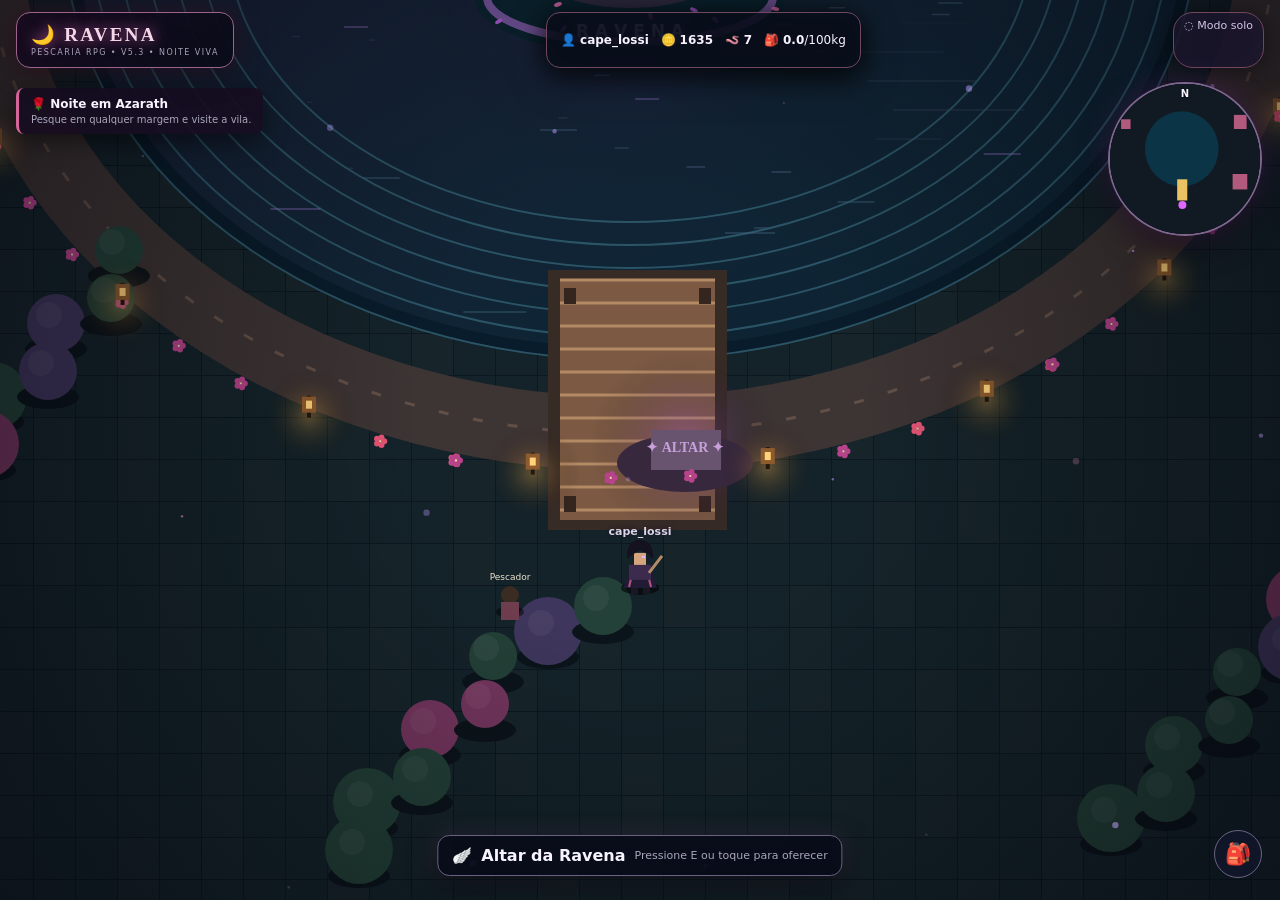
<file: index.html>
<!doctype html><html lang="pt-BR"><head><meta charset="utf-8"><meta name="viewport" content="width=device-width,initial-scale=1,maximum-scale=1,user-scalable=no,viewport-fit=cover"><meta name="theme-color" content="#080b18"><title>Ravena • Pescaria RPG</title><link rel="stylesheet" href="css/game.css"></head>
<body><main id="gameWrap"><canvas id="game" aria-label="Ravena Pescaria RPG"></canvas>
<header class="hud"><div class="brand"><b>🌙 RAVENA</b><small>PESCARIA RPG • V5.3 • NOITE VIVA</small></div><div class="stats"><span>👤 <b id="playerName">cape_lossi</b></span><span>🪙 <b id="coins">1635</b></span><span>🪱 <b id="bait">7</b></span><span>🎒 <b id="bag">0.0</b>/100kg</span></div><div id="onlineStatus" class="online-status" title="Multiplayer opcional">◌ Modo solo</div></header>
<div id="quest" class="quest"><b>🌹 Noite em Azarath</b><span>Pesque em qualquer margem e visite a vila.</span></div>
<div id="hint" class="hint hidden">🎣 <b>Píer</b><span>Pressione E para pescar</span></div>
<div id="toast" class="toast"></div>
<div class="mobile-controls"><div id="joy" class="joystick"><div class="joy-ring"></div><div id="stick" class="stick"></div></div><button id="action" class="action">E<small>INTERAGIR</small></button></div>
<div class="minimap"><canvas id="mini" width="150" height="150"></canvas><b>N</b></div><button id="bagBtn" class="bag-btn">🎒</button>
<div id="panel" class="panel"><div class="panel-card"><button id="closePanel" class="close">×</button><div id="panelBody"></div></div></div>
<div id="fishingOverlay" class="fishing-overlay" hidden><div class="fishing-card"><div class="fishing-eyebrow">RAVENA • PESCARIA</div><h2 id="fishingTitle">Lançando a linha...</h2><div class="fishing-water"><div id="fishingFloat" class="fishing-float">🎣</div><div class="fishing-ripple"></div></div><p id="fishingInfo">Aguarde a fisgada.</p><div class="fishing-track"><div id="fishingTarget" class="fishing-target"></div><div id="fishingNeedle" class="fishing-needle"></div></div><div class="fishing-progress"><div id="fishingProgressFill"></div></div><button id="fishingAction" class="btn fishing-action" type="button" disabled>AGUARDAR...</button><small>Toque e segure para puxar. Solte para aliviar a linha.</small></div></div><div id="roseTransition" class="rose-transition"><div class="rose">🌹</div><b>RAVENA</b><span id="roseText">Entrando...</span></div>
</main><script src="js/online-config.js"></script><script src="js/multiplayer.js"></script><script src="js/fishing-v5.js"></script><script src="js/game.js"></script></body></html>
</file>
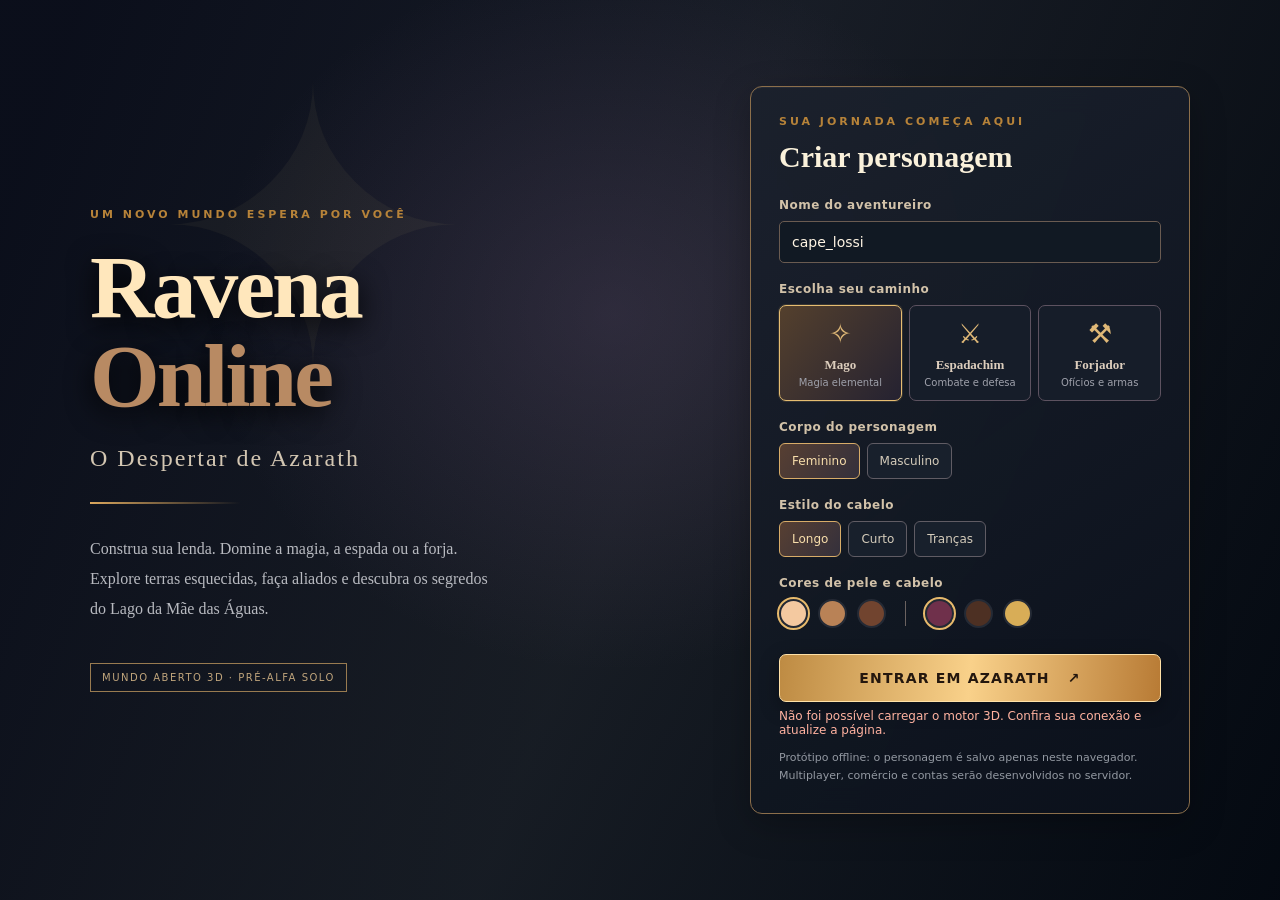
<file: ravena-online/index.html>
<!DOCTYPE html>
<html lang="pt-BR">
<head>
  <meta charset="UTF-8" />
  <meta name="viewport" content="width=device-width, initial-scale=1, viewport-fit=cover" />
  <meta name="theme-color" content="#0e141e" />
  <title>Ravena Online — Protótipo de Mundo Aberto</title>
  <link rel="stylesheet" href="style.css" />
</head>
<body>
  <canvas id="world" aria-label="Mundo 3D de Ravena Online"></canvas>
  <div id="vignette" aria-hidden="true"></div>
  <div id="hud" class="hidden">
    <header class="topbar">
      <div class="brand"><span class="brand-rune">✦</span> RAVENA <span class="brand-weak">ONLINE</span></div>
      <div class="server"><span class="green-dot"></span> PRÉ-ALFA · MODO SOLO</div>
      <div class="zone" id="zone">Capital de Azarath</div>
      <div id="ravena-blessing-hud" class="ravena-buff-hud hidden" aria-label="Bênção ativa"></div>
      <div class="status-graphics" id="graphics-fps" aria-label="Desempenho">FPS —</div>
    </header>
    <aside class="quests glass">
      <div class="panel-title" id="quest-chapter">✧ O DESPERTAR</div>
      <div class="quest-title" id="quest-title">O primeiro passo</div>
      <div class="quest-description" id="quest-description">Clique no chão para explorar a cidade.</div>
      <div class="divider"></div>
      <div class="legend"><span>●</span> Fale com os NPCs usando <kbd>E</kbd></div>
      <div class="legend"><span>●</span> Visite a cidade vizinha Vila das Marés</div>
      <div class="legend"><span>●</span> Revele o mistério do farol e da forja</div>
    </aside>
    <aside class="minimap glass">
      <div class="map-title">AZARATH <button id="mini-map-open" type="button" aria-label="Abrir mapa completo" title="Abrir mapa completo">⤢</button></div>
      <div class="map-field">
        <span class="map-mark map-town" title="Capital">♜</span>
        <span class="map-mark map-forest" title="Floresta">♣</span>
        <span class="map-mark map-lake" title="Vila das Marés">⚓</span>
        <span class="map-mark map-forge" title="Forja">⚒</span>
        <div id="map-player" title="Você">◆</div>
      </div>
      <div class="map-hint">Capital ↔ Vila das Marés • via estrada</div>
    </aside>
    <div class="combat-target glass hidden" id="combat-target" aria-live="polite">
      <strong id="target-name">Inimigo</strong>
      <div class="target-bar"><div id="target-fill" class="target-fill"></div></div>
      <span id="target-hp">0 / 0</span>
    </div>
    <button class="interaction glass hidden" id="interaction" type="button" aria-label="Conversar com personagem próximo">Conversar com NPC <kbd>E</kbd></button>
    <div class="toast hidden" id="toast" role="status"></div>
    <section class="stats glass">
      <div class="portrait">✦</div>
      <div class="stat-lines"><div class="player-line"><strong id="player-name">Aventureiro</strong><span id="player-class">Mago · Nível 1</span></div>
        <div class="stat-bar health"><div id="hp-fill"></div><span>VIDA <b id="hp-text">100 / 100</b></span></div>
        <div class="stat-bar mana"><div id="mp-fill"></div><span>ENERGIA <b id="mp-text">100 / 100</b></span></div>
        <div class="stat-bar exp"><div id="xp-fill"></div><span>EXP <b id="xp-text">0 / 100</b></span></div>
      </div>
    </section>
    <nav class="hotbar glass" aria-label="Ações do jogador">
      <button class="skill" data-action="attack" title="Atacar golem de treino (1)"><span>⚔</span><small>1</small></button>
      <button class="skill" data-action="heal" title="Habilidade especial (2)"><span>✦</span><small>2</small></button>
      <button class="skill" data-action="inventory" title="Abrir mochila (3)"><span>▣</span><small>3</small></button>
      <button class="skill" data-action="forge" title="Minerar ou forjar perto da oficina (4)"><span>⚒</span><small>4</small></button>
      <button class="skill" data-action="fish" title="Pescar perto do píer (5)"><span>🎣</span><small>5</small></button>
    </nav>
    <div class="actions glass"><button id="button-map" title="Mapa do mundo (M)" aria-label="Abrir mapa do mundo">◇ <span>Mapa</span></button><button id="button-settings" title="Gráficos e qualidade" aria-label="Configurações gráficas">⚙ <span>Gráficos</span></button><button id="button-journal" title="Diário de aventuras">▤ <span>Crônicas</span></button><button id="button-inventory" title="Mochila">▣ <span>Mochila</span></button><button id="button-profile" title="Ficha do personagem">☷ <span>Personagem</span></button><button id="button-help" title="Controles">? <span>Controles</span></button></div>
    <section id="ravena-altar-panel" class="ravena-panel glass hidden" role="dialog" aria-label="Altar da Ravena" aria-modal="false">
      <header class="ravena-panel-header">
        <div><small>TEMPLO DO CREPÚSCULO</small><h2>🔮 Altar da Ravena</h2></div>
        <button type="button" id="ravena-altar-close" aria-label="Fechar altar">×</button>
      </header>
      <p class="ravena-intro">Ofereça um peixe da sua mochila. A Ravena concede uma bênção por 10 minutos. Apenas uma pode estar ativa: a próxima substitui a anterior.</p>
      <div class="ravena-current" id="ravena-current">Nenhuma bênção ativa.</div>
      <div class="ravena-buffs" role="group" aria-label="Escolha uma bênção">
        <button type="button" data-ravena-blessing="sorte" class="ravena-buff-option selected"><span>🐟</span><b>Sorte das Profundezas</b><small>+3,5 pp de chance na pesca</small></button>
        <button type="button" data-ravena-blessing="sabedoria" class="ravena-buff-option"><span>✨</span><b>Sabedoria Sombria</b><small>+20% de XP por captura</small></button>
        <button type="button" data-ravena-blessing="fortuna" class="ravena-buff-option"><span>🪙</span><b>Fortuna da Ravena</b><small>+15% de moedas nas vendas</small></button>
        <button type="button" data-ravena-blessing="aguas" class="ravena-buff-option"><span>🌊</span><b>Favor das Águas</b><small>+1 isca a cada 10 capturas</small></button>
      </div>
      <label for="ravena-fish-select">Peixe para a oferenda</label>
      <select id="ravena-fish-select" aria-label="Peixe para oferecer à Ravena"></select>
      <p class="ravena-warning">A oferenda consome permanentemente 1 peixe. XP anterior não é removido.</p>
      <div class="ravena-confirmation hidden" id="ravena-confirmation" role="status">
        <p id="ravena-confirmation-text"></p>
        <div class="ravena-dialog-actions">
          <button type="button" id="ravena-confirm-no">Cancelar</button>
          <button type="button" id="ravena-confirm-yes">Confirmar oferenda</button>
        </div>
      </div>
      <button type="button" id="ravena-offer" class="ravena-primary">Oferecer peixe à Ravena</button>
    </section>

    <section id="ravena-fish-market-panel" class="ravena-panel glass hidden" role="dialog" aria-label="Mercado de peixes da Vila das Marés" aria-modal="false">
      <header class="ravena-panel-header">
        <div><small>VILA DAS MARÉS</small><h2>⚓ Mercado do Sal</h2></div>
        <button type="button" id="ravena-market-close" aria-label="Fechar mercado">×</button>
      </header>
      <p class="ravena-intro">Venda seus peixes ao mercador local. Com a bênção Fortuna da Ravena, os preços aumentam 15%. Comércio demonstrativo, apenas neste navegador.</p>
      <p id="ravena-coin-balance" class="ravena-current">🪙 0 moedas</p>
      <div id="ravena-market-items" class="ravena-market-items"></div>
    </section>
    <section id="world-map-panel" class="world-map-panel glass hidden" role="dialog" aria-label="Mapa do Reino de Azarath" aria-modal="false">
      <div class="world-map-header">
        <div><div class="map-kicker">ATLAS · FASE 1</div><h2>Reino de Azarath</h2>
          <p>As estradas ligam as cidades. A pescaria pertence à Vila das Marés.</p></div>
        <button id="world-map-close" type="button" aria-label="Fechar mapa">×</button>
      </div>
      <div class="world-map-body">
        <div class="atlas-canvas-wrap">
          <div id="atlas-svg-host" class="atlas-svg-host" aria-label="Mapa geográfico do reino"></div>
          <div class="atlas-legend">◆ Você &nbsp; • &nbsp; <span class="atlas-safe-dot">●</span> Cidade segura &nbsp; • &nbsp; ✦ Exploração</div>
        </div>
        <div class="atlas-sidebar">
          <div class="atlas-sidebar-label" id="atlas-region-label">SELECIONE UM LOCAL</div>
          <h3 id="atlas-place-name">Capital de Azarath</h3>
          <p id="atlas-place-description">Explore o mundo pelas estradas, sem teleporte.</p>
          <div id="atlas-place-status" class="atlas-place-status">Mapa de planejamento</div>
          <button id="atlas-navigate" type="button" disabled>Traçar caminho a pé</button>
          <div class="atlas-sidebar-divider"></div>
          <p class="atlas-sidebar-label">PONTOS DE INTERESSE</p>
          <div id="atlas-place-list" class="atlas-place-list"></div>
          <p class="atlas-footnote">O atlas representa o greybox atual. Os locais planejados são apenas referências; algumas rotas podem estar bloqueadas por obstáculos provisórios.</p>
        </div>
      </div>
    </section>
    <section id="settings-panel" class="settings-panel glass hidden" aria-label="Gráficos e desempenho">
      <div class="settings-header"><h2>⚙ Gráficos e desempenho</h2><button id="settings-close" aria-label="Fechar configurações">×</button></div>
      <p>Escolha a qualidade para seu dispositivo. A opção Leve prioriza a fluidez; Ultra usa efeitos de luz adicionais.</p>
      <div class="settings-presets" role="group" aria-label="Qualidade gráfica">
        <button data-quality="leve" type="button">Leve</button>
        <button data-quality="equilibrado" type="button">Alta</button>
        <button data-quality="ultra" type="button">Ultra</button>
      </div>
      <p class="settings-note" id="graphics-description">O desempenho depende do dispositivo e do navegador.</p>
      <p class="settings-note">Ciclo visual de dia, entardecer e noite. Sem influência nos itens ou no combate.</p>
    </section>
    <section id="chronicle-panel" class="chronicle-panel glass hidden" aria-label="Diário de aventuras">
      <div class="chronicle-header"><div><span class="chronicle-eyebrow">REGISTRO DO REINO</span><h2>Crônicas de Azarath</h2></div><button id="chronicle-close" aria-label="Fechar crônicas">×</button></div>
      <div id="chronicle-content"></div>
    </section>
    <section id="inventory-panel" class="inventory-panel glass hidden" aria-label="Mochila de aventureiro">
      <div class="inventory-header"><h2>✦ Mochila do aventureiro</h2><button id="inventory-close" aria-label="Fechar mochila">×</button></div>
      <p class="inventory-subtitle">Recursos coletados permanecem neste navegador.</p>
      <div id="inventory-items" class="inventory-items"></div>
      <div class="craft-tip">⚒ Colete minério na montanha e forje na oficina. 🎣 Pesque no píer do lago.</div>
    </section>
    <div class="mobile-hint">Toque no chão para caminhar • Toque em Conversar para falar</div>
  </div>
  <div class="overlay" id="creation">
    <div class="creation-backdrop"></div>
    <div class="creation-shell">
      <div class="creation-intro"><div class="eyebrow">UM NOVO MUNDO ESPERA POR VOCÊ</div><h1>Ravena <i>Online</i></h1><p>O Despertar de Azarath</p><div class="intro-rule"></div><p class="story">Construa sua lenda. Domine a magia, a espada ou a forja. Explore terras esquecidas, faça aliados e descubra os segredos do Lago da Mãe das Águas.</p><div class="feature-pill">MUNDO ABERTO 3D · PRÉ-ALFA SOLO</div></div>
      <div class="creation-panel glass">
        <div class="eyebrow">SUA JORNADA COMEÇA AQUI</div><h2>Criar personagem</h2>
        <label for="name">Nome do aventureiro</label><input id="name" maxlength="16" placeholder="Seu nome (3 a 16 letras)" autocomplete="off" value="cape_lossi" />
        <label>Escolha seu caminho</label>
        <div class="classes">
          <button class="class selected" data-class="mago"><span>✧</span><b>Mago</b><small>Magia elemental</small></button>
          <button class="class" data-class="espadachim"><span>⚔</span><b>Espadachim</b><small>Combate e defesa</small></button>
          <button class="class" data-class="forjador"><span>⚒</span><b>Forjador</b><small>Ofícios e armas</small></button>
        </div>
        <label>Corpo do personagem</label>
        <div class="character-options" id="body-options" role="group" aria-label="Tipo de corpo">
          <button type="button" class="appearance-option selected" data-body="feminino">Feminino</button>
          <button type="button" class="appearance-option" data-body="masculino">Masculino</button>
        </div>
        <label>Estilo do cabelo</label>
        <div class="character-options" id="hair-style-options" role="group" aria-label="Estilo do cabelo">
          <button type="button" class="appearance-option selected" data-style="longo">Longo</button>
          <button type="button" class="appearance-option" data-style="curto">Curto</button>
          <button type="button" class="appearance-option" data-style="trancas">Tranças</button>
        </div>
        <label>Cores de pele e cabelo</label><div class="appearance"><button class="tone selected" data-tone="0" aria-label="Tom de pele 1" style="--swatch:#f4c9a0"></button><button class="tone" data-tone="1" aria-label="Tom de pele 2" style="--swatch:#b98256"></button><button class="tone" data-tone="2" aria-label="Tom de pele 3" style="--swatch:#71442f"></button><div class="app-sep"></div><button class="hair selected" data-hair="0" aria-label="Cabelo vinho" style="--swatch:#6f304b"></button><button class="hair" data-hair="1" aria-label="Cabelo castanho" style="--swatch:#4d3023"></button><button class="hair" data-hair="2" aria-label="Cabelo loiro" style="--swatch:#d8ad57"></button></div>
        <button id="start" class="start">ENTRAR EM AZARATH <span>↗</span></button><div id="create-error" aria-live="polite"></div>
        <p class="legal">Protótipo offline: o personagem é salvo apenas neste navegador. Multiplayer, comércio e contas serão desenvolvidos no servidor.</p>
      </div>
    </div>
  </div>
  <div id="dialogue" class="dialogue glass hidden"><strong id="npc-name"></strong><p id="npc-text"></p><button id="dialogue-close">Continuar ↗</button></div>
  <script src="https://cdn.babylonjs.com/babylon.js"></script>
  <script src="legacy-ravena-rules.js"></script>
  <script src="legacy-ravena-world.js"></script>
  <script src="legacy-ravena-ui.js"></script>
  <script src="world-data.js"></script>
  <script src="world-layout.js"></script>
  <script src="capital-layout.js"></script>
  <script src="capital-scene.js"></script>
  <script src="village-layout.js"></script>
  <script src="village-scene.js"></script>
  <script src="ui-world-map.js"></script>
  <script src="combat-rules.js"></script>
  <script src="enemies.js"></script>
  <script src="graphics.js"></script>
  <script src="navigation.js"></script>
  <script src="ui-chronicles.js"></script>
  <script src="game.js"></script>
</body>
</html>
</file>
<file: css/game.css>
*{box-sizing:border-box}html,body{margin:0;width:100%;height:100%;overflow:hidden;background:#050713;color:#f7f4ff;font-family:Inter,system-ui,-apple-system,Segoe UI,sans-serif;touch-action:none}#gameWrap{position:fixed;inset:0;overflow:hidden}canvas{width:100%;height:100%;display:block;image-rendering:pixelated;background:#091122}.hud{position:fixed;z-index:10;left:16px;right:16px;top:max(12px,env(safe-area-inset-top));display:flex;justify-content:space-between;gap:12px;pointer-events:none}.brand,.stats{background:#090d1bd9;border:1px solid #45405f;border-radius:14px;box-shadow:0 8px 28px #0008;backdrop-filter:blur(10px)}.brand{padding:10px 14px;display:flex;flex-direction:column;letter-spacing:.1em}.brand b{font-size:14px}.brand small{font-size:8px;color:#a6a3b9;margin-top:2px;letter-spacing:.18em}.stats{display:flex;gap:12px;align-items:center;padding:10px 14px;font-size:12px}.stats span{white-space:nowrap}.quest{position:fixed;z-index:9;left:16px;top:88px;background:#0b1020d9;border-left:3px solid #9b476c;border-radius:8px;padding:9px 12px;display:flex;flex-direction:column;box-shadow:0 8px 24px #0007;pointer-events:none}.quest b{font-size:12px}.quest span{font-size:10px;color:#aaa7bc;margin-top:3px}.hint{position:fixed;z-index:12;left:50%;bottom:24px;transform:translateX(-50%);display:flex;align-items:center;gap:9px;background:#080c19ee;border:1px solid #69617f;border-radius:12px;padding:10px 14px;box-shadow:0 10px 30px #000}.hint span{color:#aaa7bb;font-size:11px}.hidden{opacity:0;pointer-events:none}.toast{position:fixed;z-index:30;left:50%;top:18%;transform:translate(-50%,-10px);opacity:0;background:#0c1121f2;border:1px solid #5a5372;border-radius:13px;padding:12px 16px;max-width:min(90vw,420px);text-align:center;transition:.2s;box-shadow:0 14px 40px #000b}.toast.show{opacity:1;transform:translate(-50%,0)}.mobile-controls{display:none}.bag-btn{position:fixed;z-index:12;right:18px;bottom:22px;width:48px;height:48px;border-radius:50%;border:1px solid #6c6384;background:#11162ae8;color:#fff;font-size:21px;cursor:pointer}.panel{position:fixed;z-index:50;inset:0;background:#03050dcc;display:none;place-items:center;padding:18px;backdrop-filter:blur(4px);touch-action:auto}.panel.show{display:grid}.panel-card{width:min(760px,100%);max-height:min(82vh,720px);overflow:auto;background:linear-gradient(145deg,#12172a,#090d1a);border:1px solid #49445f;border-radius:20px;padding:22px;box-shadow:0 30px 80px #000;position:relative}.close{position:absolute;right:14px;top:12px;border:0;background:transparent;color:#bbb6ca;font-size:28px;cursor:pointer}.panel h2{margin:4px 0 6px;font-size:27px}.panel .eyebrow{color:#d0789f;text-transform:uppercase;letter-spacing:.18em;font-size:9px;font-weight:800}.panel p{color:#aaa8ba}.cards{display:grid;grid-template-columns:repeat(2,minmax(0,1fr));gap:10px}.card{background:#0c1120;border:1px solid #30364c;border-radius:13px;padding:13px}.card h3{margin:3px 0 4px}.card small{color:#9b98aa}.row{display:flex;justify-content:space-between;align-items:center;gap:8px;margin-top:10px}.price{color:#f2c66c;font-weight:800}.btn{border:1px solid #5d5475;background:#292342;color:white;border-radius:9px;padding:8px 11px;cursor:pointer}.rose-transition{position:fixed;z-index:80;inset:0;background:#050713f4;display:flex;flex-direction:column;align-items:center;justify-content:center;opacity:0;pointer-events:none;transition:.18s}.rose-transition.show{opacity:1;pointer-events:auto}.rose-transition .rose{font-size:72px;animation:spin .8s linear infinite}.rose-transition b{letter-spacing:.24em;margin-top:8px}.rose-transition span{color:#a8a3b6;font-size:11px;margin-top:5px}@keyframes spin{to{transform:rotate(360deg)}}
@media(max-width:720px){.hud{left:10px;right:10px}.brand{padding:8px 10px}.brand small{display:none}.stats{gap:8px;padding:8px 10px}.stats span{font-size:10px}.quest{top:66px;left:10px}.mobile-controls{display:block}.joystick{position:fixed;z-index:15;left:24px;bottom:max(24px,env(safe-area-inset-bottom));width:126px;height:126px}.joy-ring{position:absolute;inset:0;border-radius:50%;background:#11182a99;border:2px solid #65708a;box-shadow:inset 0 0 25px #0008}.stick{position:absolute;width:54px;height:54px;border-radius:50%;left:36px;top:36px;background:#4c5874cc;border:2px solid #8b96af;box-shadow:0 6px 16px #0008}.action{position:fixed;z-index:15;right:28px;bottom:max(36px,env(safe-area-inset-bottom));width:78px;height:78px;border-radius:50%;border:2px solid #ad6686;background:#4b2440d9;color:white;font-size:25px;font-weight:900;box-shadow:0 0 25px #9a416755}.action small{display:block;font-size:7px;letter-spacing:.08em}.bag-btn{right:43px;bottom:128px}.hint{bottom:130px;font-size:11px}.cards{grid-template-columns:1fr}.panel-card{padding:18px 15px}}
.minimap{position:fixed;z-index:11;right:18px;top:82px;width:154px;height:154px;border-radius:50%;overflow:hidden;border:2px solid #7e668f;background:#090d19cc;box-shadow:0 0 28px #8d3ca844,0 10px 30px #0009;pointer-events:none}.minimap canvas{width:150px;height:150px}.minimap b{position:absolute;top:4px;left:50%;transform:translateX(-50%);font-size:10px;text-shadow:0 1px 3px #000}
@media(max-width:720px){.minimap{width:92px;height:92px;right:10px;top:61px}.minimap canvas{width:90px;height:90px}.quest{max-width:48vw}.quest span{display:none}}

button,.btn,.bag-btn,.action,.close{touch-action:manipulation;-webkit-tap-highlight-color:transparent;user-select:none;-webkit-user-select:none}button:active,.btn:active,.bag-btn:active,.action:active{transform:scale(.96)}.panel-card{touch-action:pan-y}.panel-card button{touch-action:manipulation}

.market-tools{display:flex;align-items:center;justify-content:space-between;flex-wrap:wrap;gap:8px;padding:10px 0;border-bottom:1px solid #363044}.market-tools span{font-size:12px;color:#e7c8ef}.market-tools button{min-height:40px}.card select{background:#181b2c;color:white;border:1px solid #77658a;border-radius:8px;max-width:100%;padding:8px}.card button:disabled{opacity:.45}.disclaimer{font-size:11px;color:#aaa!important}.panel-card{max-height:88vh;overflow-y:auto}button{min-height:38px}

.online-status{font-size:11px;color:#d4c5e9;background:#1d1730c9;border:1px solid #65517a;border-radius:20px;padding:6px 10px;white-space:nowrap}.online-status[data-status="online"]{color:#a9f0c2;border-color:#397b61}.online-status[data-status="error"]{color:#ffc5a3;border-color:#a36a45}

/* V4 — visual inspirado na segunda referência: fantasia sombria, luzes quentes e violeta */
.brand{border-color:#8e466f;background:linear-gradient(135deg,#180b20ed,#090c19eb);box-shadow:0 0 22px #9e346633}
.brand b{font-family:Georgia,serif;font-size:19px;letter-spacing:.12em;color:#f5d7e8;text-shadow:0 0 14px #ce5eaa}
.stats,.online-status{border-color:#71465f}
.panel-card{background:linear-gradient(145deg,#1b1127,#0a0c19 70%);border-color:#925779;box-shadow:0 0 0 1px #f6a0e019,0 25px 90px #000}
.panel h2{font-family:Georgia,serif;color:#f4d8ed}
.card{background:linear-gradient(155deg,#21162d,#101322);border-color:#63415d}
.btn{background:linear-gradient(180deg,#65305e,#2e2045);border-color:#b36b9e;min-height:42px}
.btn:hover{filter:brightness(1.18)}
.quest{border-color:#d3659a;background:#160d20e8}
.joy-ring{border-color:#aa6b9d;box-shadow:inset 0 0 26px #000b,0 0 25px #7e2e7b44}
.stick{background:radial-gradient(circle at 35% 30%,#a66baf,#3a284c)}
.action{background:radial-gradient(circle,#863b74,#30142e);box-shadow:0 0 32px #a8488d66}
@media(max-width:720px){.brand b{font-size:13px}.stats{gap:5px}.stats span{font-size:9px}}

/* V5 — pesca de habilidade, acessível por toque e teclado */
.fishing-overlay[hidden]{display:none!important}
.fishing-overlay{position:fixed;inset:0;z-index:80;background:#07040fdd;display:flex;align-items:center;justify-content:center;padding:18px;backdrop-filter:blur(9px)}
.fishing-card{width:min(440px,100%);padding:24px 22px;background:linear-gradient(150deg,#2a1735,#0d1020 75%);border:1px solid #9d638f;border-radius:24px;text-align:center;color:#f7e8f7;box-shadow:0 24px 90px #000b,0 0 60px #b6428133}
.fishing-eyebrow{font-size:11px;letter-spacing:.25em;color:#d39cbd}.fishing-card h2{font-family:Georgia,serif;font-size:24px;margin:12px 0}
.fishing-water{height:105px;border-radius:18px;background:radial-gradient(ellipse at center,#354d77,#11172f 70%);position:relative;overflow:hidden;display:grid;place-items:center}
.fishing-float{font-size:34px;animation:fishBob 1.4s ease-in-out infinite}.fishing-ripple{position:absolute;width:70px;height:23px;border:2px solid #7ba8df88;border-radius:50%;bottom:17px;animation:ripple 2s infinite}
@keyframes fishBob{50%{transform:translateY(9px) rotate(7deg)}}@keyframes ripple{50%{transform:scale(1.8);opacity:.3}}
.fishing-card p{font-size:13px;min-height:36px;color:#dfcce6}.fishing-track{height:36px;margin:12px 0 14px;border-radius:12px;background:#100e20;border:1px solid #7c527e;position:relative}
.fishing-target{position:absolute;top:4px;bottom:4px;width:28%;transform:translateX(-50%);background:#9e58cb55;border:1px solid #d9a4ff;border-radius:9px}
.fishing-needle{position:absolute;top:-5px;bottom:-5px;width:5px;transform:translateX(-50%);background:#ffe7aa;border-radius:3px;box-shadow:0 0 14px #ffe7aa}
.fishing-progress{height:9px;border-radius:9px;background:#141222;overflow:hidden}.fishing-progress>div{height:100%;width:0%;background:#c786ff;transition:width .08s linear}
.fishing-action{width:100%;margin:20px 0 9px;min-height:56px;font-weight:800;touch-action:none;user-select:none}
.fishing-action:disabled{opacity:.55}.fishing-card small{display:block;color:#bbaac7;font-size:11px}

/* V5.3 — contrast, accessibility and mobile safe areas */
.hud{filter:drop-shadow(0 3px 12px #0009)}
.brand{backdrop-filter:blur(12px);border-color:#9e638d}
.hint{box-shadow:0 8px 28px #0009,0 0 24px #c47ad22b}
.btn:focus-visible,.action:focus-visible,.bag-btn:focus-visible{outline:3px solid #f2b8ff;outline-offset:3px}
@media(max-width:720px){.fishing-card{max-height:calc(100dvh - 30px);overflow:auto}.mobile-controls{bottom:max(14px,env(safe-area-inset-bottom))}}
@media(prefers-reduced-motion:reduce){.fishing-float,.fishing-ripple{animation:none}}
</file>
<file: ravena-online/style.css>
:root{--gold:#f1ce8e;--gold2:#b78339;--cream:#faf1db;--muted:#a5a7ac;--shadow:#080b12;--panel:rgba(13,19,28,.82)}
*{box-sizing:border-box}html,body{height:100%;margin:0;overflow:hidden;background:#0b131c;color:var(--cream);font-family:Georgia,"Times New Roman",serif}button,input{font:inherit}button{cursor:pointer}#world{display:block;width:100vw;height:100vh;touch-action:none}#vignette{pointer-events:none;position:fixed;inset:0;background:radial-gradient(ellipse at 50% 50%,transparent 42%,rgba(6,7,11,.52) 100%);z-index:1}.hidden{display:none!important}.glass{background:var(--panel);border:1px solid rgba(233,192,127,.35);box-shadow:0 10px 35px rgba(0,0,0,.25),inset 0 1px rgba(255,255,255,.05);backdrop-filter:blur(14px);border-radius:12px}
#hud{position:fixed;inset:0;z-index:3;pointer-events:none}#hud button{pointer-events:auto}.topbar{position:absolute;top:0;left:0;right:0;display:flex;align-items:center;gap:2rem;min-height:62px;padding:8px 24px;background:linear-gradient(180deg,rgba(9,13,21,.91),transparent)}.brand{font-size:22px;font-weight:bold;white-space:nowrap;letter-spacing:2px;color:var(--gold);text-shadow:0 2px 12px #000}.brand-rune{margin-right:7px;color:#eeb75b}.brand-weak{font-weight:400;color:#fff4d9}.server{color:#b7c2ba;font:11px system-ui,sans-serif;letter-spacing:2px}.green-dot{display:inline-block;width:7px;height:7px;border-radius:50%;background:#9cd084;margin-right:7px}.zone{margin-left:auto;text-transform:uppercase;font:600 12px system-ui,sans-serif;color:var(--gold);letter-spacing:2px}.quests{position:absolute;left:22px;top:80px;width:262px;padding:18px}.panel-title{font:bold 12px system-ui,sans-serif;letter-spacing:2px;color:var(--gold)}.quest-title{font-size:19px;font-weight:bold;margin-top:12px}.quest-description{color:#d0c9bc;font:13px/1.55 system-ui,sans-serif;margin-top:6px}.divider{height:1px;background:linear-gradient(90deg,rgba(255,211,142,.45),transparent);margin:14px 0}.legend{font:12px/1.5 system-ui,sans-serif;color:#adb0b2;margin:7px 0}.legend span{color:#d6aa62;margin-right:6px}.legend kbd,.interaction kbd{background:#28303c;color:white;border:1px solid #5b6470;border-radius:4px;padding:1px 5px}.minimap{position:absolute;right:22px;top:80px;padding:12px;width:224px}.map-title{font:600 11px system-ui,sans-serif;letter-spacing:2px;color:var(--gold);text-align:center;margin-bottom:10px}.map-field{position:relative;height:160px;border-radius:9px;background:radial-gradient(ellipse at 55% 55%,#5a6653 0 15%,#45564a 16% 25%,#354c43 26% 60%,#2b383b 61%);border:1px solid rgba(231,190,118,.3);overflow:hidden}.map-field:after{content:"";position:absolute;inset:0;opacity:.3;pointer-events:none;background:linear-gradient(22deg,transparent 46%,#d8cb98 47% 51%,transparent 52%),linear-gradient(102deg,transparent 43%,#c6b692 44% 47%,transparent 48%)}.map-mark,#map-player{position:absolute;font-size:21px;text-shadow:0 2px 5px #000;transform:translate(-50%,-50%);z-index:1}.map-town{left:50%;top:50%;color:#e5c18a}.map-forest{left:23%;top:27%;color:#8ec691}.map-lake{left:80%;top:54%;color:#87c9d6}.map-forge{left:25%;top:84%;color:#efaa83}#map-player{left:50%;top:50%;color:#fff;z-index:2;font-size:16px}.map-hint{color:#aaa;font:10px/1.5 system-ui,sans-serif;margin-top:7px;text-align:center}.stats{position:absolute;bottom:18px;left:22px;padding:12px;display:flex;gap:10px;width:296px}.portrait{border:1px solid var(--gold2);width:53px;height:53px;display:grid;place-items:center;background:radial-gradient(#85486c,#251e31);border-radius:9px;color:var(--gold);font-size:30px}.stat-lines{flex:1}.player-line{display:flex;justify-content:space-between;align-items:center;gap:4px;font-size:13px;margin-bottom:5px}.player-line span{color:#c3b396;font:10px system-ui,sans-serif}.stat-bar{position:relative;height:12px;margin:3px 0;border:1px solid #4a5261;border-radius:3px;background:#181923;overflow:hidden}.stat-bar>div{height:100%;width:100%}.stat-bar.health>div{background:linear-gradient(90deg,#933343,#eb686a)}.stat-bar.mana>div{background:linear-gradient(90deg,#245e9f,#6ca8ea)}.stat-bar.exp>div{background:linear-gradient(90deg,#8e6938,#e6bb63)}.stat-bar span{position:absolute;inset:0 4px;display:flex;justify-content:space-between;align-items:center;text-shadow:0 1px 2px #000;font:9px system-ui,sans-serif;color:#fff}.hotbar{position:absolute;bottom:18px;left:50%;transform:translateX(-50%);display:flex;padding:7px;gap:4px}.skill{border:1px solid rgba(234,198,133,.45);width:51px;height:49px;border-radius:7px;text-align:center;background:linear-gradient(140deg,#402b55,#121822);position:relative;color:#efcb8a}.skill span{font-size:25px;line-height:42px}.skill small{position:absolute;right:5px;bottom:1px;font:10px system-ui,sans-serif}.skill.disabled{opacity:.4}.actions{position:absolute;right:22px;bottom:19px;display:flex;gap:4px;padding:5px}.actions button{background:transparent;border:0;color:#ecd3a8;font-size:22px;padding:4px 10px}.actions button span{font:11px system-ui,sans-serif;display:block;color:#ddd}.interaction{position:absolute;left:50%;bottom:100px;transform:translateX(-50%);padding:10px 18px;font:13px system-ui,sans-serif}.toast{position:absolute;left:50%;top:74px;transform:translateX(-50%);background:#17251d;border:1px solid #829f78;color:#dbeed6;padding:12px 22px;border-radius:9px;font:13px system-ui,sans-serif;min-width:220px;text-align:center}.mobile-hint{display:none}
.overlay{position:fixed;z-index:8;inset:0;display:grid;place-items:center;overflow-y:auto;background:#060c14}.creation-backdrop{position:absolute;inset:0;background:radial-gradient(ellipse at 48% 35%,rgba(107,84,121,.28),transparent 43%),linear-gradient(110deg,rgba(9,13,25,.94) 5%,rgba(19,25,35,.77) 50%,rgba(4,9,17,.95) 100%),linear-gradient(145deg,#28283a,#292a29 55%,#0e161d)}.creation-backdrop:before{content:"✦";font-size:380px;color:rgba(255,215,145,.045);position:absolute;left:12%;top:5%;line-height:1}.creation-shell{position:relative;width:min(1100px,94vw);display:grid;grid-template-columns:1fr 440px;gap:min(9vw,100px);align-items:center;padding:30px 0}.creation-intro .eyebrow,.creation-panel .eyebrow{font:700 11px system-ui,sans-serif;letter-spacing:3px;color:var(--gold2)}.creation-intro h1{font-size:clamp(48px,7vw,93px);line-height:.99;margin:22px 0 9px;letter-spacing:-3px;color:#ffe7bc;text-shadow:0 7px 28px #000}.creation-intro h1 i{display:block;font-style:normal;color:#b88a63}.creation-intro>p{font-size:24px;color:#d3c6b2;letter-spacing:2px}.intro-rule{width:150px;height:2px;background:linear-gradient(90deg,#dba75d,transparent);margin:30px 0}.creation-intro .story{max-width:400px;font:16px/1.9 Georgia,serif;color:#b8bac0;letter-spacing:0}.feature-pill{display:inline-block;padding:8px 11px;border:1px solid #997b50;color:#c0a57c;font:10px system-ui,sans-serif;letter-spacing:1.5px;margin-top:22px}.creation-panel{padding:28px;border-color:#8c6f4b;background:linear-gradient(145deg,rgba(27,33,45,.96),rgba(11,17,27,.95))}.creation-panel h2{font-size:30px;margin:12px 0 24px}.creation-panel label{display:block;color:#d2c2a9;font:600 12px system-ui,sans-serif;letter-spacing:.5px;margin:19px 0 9px}.creation-panel input{width:100%;padding:12px;background:#111923;border:1px solid #6a5b51;border-radius:5px;color:#fff5e4;font:14px system-ui,sans-serif;outline:none}.creation-panel input:focus{border-color:#e7b76a}.classes{display:grid;grid-template-columns:repeat(3,1fr);gap:7px}.class{background:#161d29;border:1px solid #5d5260;border-radius:7px;padding:12px 4px;color:#ddcebd}.class span{display:block;color:#dfb877;font-size:27px;margin-bottom:7px}.class b{font-size:13px;display:block}.class small{font:10px system-ui,sans-serif;color:#9fa1ab;display:block;margin-top:4px}.class.selected{border-color:#e6bd71;background:linear-gradient(130deg,#54402d,#252231);box-shadow:0 0 0 1px rgba(239,196,118,.15)}.appearance{display:flex;gap:10px;align-items:center}.tone,.hair{width:29px;height:29px;border:2px solid #242a35;border-radius:50%;background:var(--swatch)}.tone.selected,.hair.selected{outline:2px solid #e7ba6c}.app-sep{height:25px;width:1px;background:#6b6260;margin:0 9px}.start{width:100%;background:linear-gradient(95deg,#be8b43,#f9d18a,#b87b35);border:1px solid #ffe1a7;border-radius:7px;color:#24170e;font:bold 14px system-ui,sans-serif;letter-spacing:1.2px;margin-top:26px;padding:15px;text-align:center;box-shadow:0 6px 20px #0005}.start span{margin-left:12px}.start:hover{filter:brightness(1.13)}#create-error{min-height:16px;margin-top:7px;font:12px system-ui,sans-serif;color:#ffb2a0}.legal{font:11px/1.6 system-ui,sans-serif;color:#9399a2;margin:12px 0 0}.dialogue{position:fixed;z-index:5;left:50%;bottom:105px;transform:translateX(-50%);width:min(540px,92vw);padding:22px;background:rgba(17,22,34,.96)}.dialogue strong{color:var(--gold);font-size:20px}.dialogue p{font:15px/1.65 system-ui,sans-serif;color:#e3e0df}.dialogue button{background:#a97d46;color:white;border:0;padding:9px 18px;border-radius:5px}
@media(max-width:1000px){.quests{width:215px;left:12px}.minimap{width:185px;right:12px}.stats{left:12px;width:250px}.hotbar .skill{width:44px}.actions{right:12px}.creation-shell{grid-template-columns:1fr 420px;gap:35px}.server{display:none}}
@media(max-width:750px){.creation-shell{grid-template-columns:1fr;gap:18px;padding:26px 0}.creation-intro{display:none}.creation-panel{padding:20px}.overlay{align-items:start}.quests{display:none}.minimap{width:142px;top:70px;right:9px}.map-field{height:110px}.map-hint{display:none}.topbar{padding:8px 12px;min-height:55px}.brand{font-size:14px}.zone{font-size:9px;max-width:140px;text-align:right}.stats{bottom:9px;left:9px;width:205px;padding:6px}.portrait{width:37px;height:43px}.stat-lines{min-width:0}.player-line{font-size:10px}.player-line span{font-size:8px}.hotbar{bottom:68px;left:50%;width:auto}.hotbar .skill{height:37px;width:35px}.skill span{font-size:18px;line-height:29px}.actions{bottom:8px;right:6px;padding:2px}.actions button{font-size:16px;padding:3px}.actions button span{display:none}.mobile-hint{display:block;position:absolute;left:10px;bottom:124px;color:#ddd;font:11px system-ui,sans-serif;text-shadow:0 1px 5px #000}.interaction{bottom:163px;white-space:nowrap;padding:7px;font-size:11px}.toast{top:57px;font-size:11px}.dialogue{bottom:165px}}

/* Ravena Online — exploração e profissões, fase 2 */
.skill{font-family:Georgia,serif;cursor:pointer;transition:background .18s,transform .18s;touch-action:manipulation}
.skill:hover,.skill:focus-visible{background:linear-gradient(135deg,#74506a,#242b41);transform:translateY(-3px);outline:1px solid #e9bb77}
.skill:active{transform:translateY(0)}
.inventory-panel{position:absolute;z-index:10;right:22px;bottom:105px;width:min(340px,calc(100vw - 24px));max-height:55vh;overflow-y:auto;padding:17px;pointer-events:auto;background:rgba(13,19,28,.97)}
.inventory-header{display:flex;align-items:center;justify-content:space-between;gap:15px}
.inventory-header h2{font-size:18px;color:#eed0a0;margin:0}
.inventory-header button{color:#f4d1a0;background:#292b31;border:1px solid #94744b;border-radius:5px;width:32px;height:32px;font-size:22px}
.inventory-subtitle{font:12px/1.5 system-ui,sans-serif;color:#aaa;margin:9px 0 15px}
.inventory-items{display:grid;gap:7px}
.inventory-item{border:1px solid #504b47;border-radius:8px;background:#181f2b;display:flex;align-items:center;gap:12px;padding:9px 10px}
.inventory-symbol{display:grid;place-items:center;width:36px;height:36px;background:linear-gradient(130deg,#413047,#1d2936);border:1px solid #745e4c;border-radius:6px;font-size:22px}
.inventory-title{flex:1;font:13px system-ui,sans-serif;color:#ece1cd}
.inventory-quantity{font:bold 14px system-ui,sans-serif;color:#efca8b}
.inventory-empty{font:13px/1.6 system-ui,sans-serif;color:#b6b1aa}
.craft-tip{font:11px/1.5 system-ui,sans-serif;color:#b7a78b;padding:12px 0 0}
@media(max-width:750px){.hotbar{z-index:6;bottom:72px}.hotbar .skill{width:40px;height:42px;padding:0}.skill span{line-height:34px}.inventory-panel{right:8px;bottom:130px;max-height:55vh}.actions{z-index:5}.mobile-hint{bottom:124px;font-size:10px;max-width:220px}.stats{z-index:4}}

.character-options{display:flex;gap:7px;flex-wrap:wrap}
.appearance-option{background:#18202c;color:#d5ccbb;border:1px solid #605c64;padding:8px 12px;border-radius:6px;font:12px system-ui,sans-serif;min-height:36px}
.appearance-option.selected{border-color:#d8ac68;color:#f8deab;background:linear-gradient(125deg,#573f32,#34303c)}
.appearance-option:hover{border-color:#e6bd71}

/* Diário modular — leitura de enredo sem interromper a exploração. */
.chronicle-panel{position:absolute;z-index:12;right:20px;top:75px;bottom:110px;width:min(400px,calc(100vw - 32px));padding:18px;overflow-y:auto;pointer-events:auto;background:rgba(12,19,29,.97);scrollbar-width:thin;scrollbar-color:#9c7a52 #15202b}
.chronicle-header{display:flex;justify-content:space-between;align-items:start;gap:12px;padding-bottom:11px;border-bottom:1px solid #725b44}
.chronicle-header h2{font-size:24px;margin:5px 0 0;color:#f0d09c}
.chronicle-header button{border:1px solid #8c7250;color:#f6d7a4;border-radius:6px;width:32px;height:32px;background:#242735;font-size:22px}
.chronicle-eyebrow{font:10px system-ui,sans-serif;letter-spacing:2px;color:#c49d5f}
.chronicle-section{margin-top:18px;padding-top:9px;border-top:1px solid rgba(197,167,116,.2)}
.chronicle-section-title{font-size:16px;color:#f0c995;margin:0 0 12px}
.chronicle-lead{font:13px/1.65 Georgia,serif;color:#d3c7b2}
.chronicle-status{margin:11px 0;color:#caad7b;text-transform:uppercase;font:10px system-ui,sans-serif;letter-spacing:1.5px}
.chronicle-objective{font-size:14px;color:#e6d2b3;margin:10px 0 4px}
.chronicle-copy{font:12px/1.65 system-ui,sans-serif;color:#afb8b9;margin:0 0 9px}
.chronicle-route{color:#c5a878;font:11px/1.5 system-ui,sans-serif}
.chronicle-progress{height:8px;border:1px solid #725d46;background:#1c252d;border-radius:4px;overflow:hidden;margin-top:12px}
.chronicle-progress-fill{height:100%;display:block;background:linear-gradient(90deg,#9c7d4e,#eed09a);transition:width .2s}
.chronicle-step{font:12px/1.5 system-ui,sans-serif;padding:6px 0}
.chronicle-step.done{color:#8fc79e}.chronicle-step.active{color:#f2d18e;font-weight:bold}.chronicle-step.future{color:#687a7e}
.chronicle-future{font:12px/1.6 system-ui,sans-serif;color:#b6a382;padding:3px 0}
@media(max-width:750px){.chronicle-panel{top:58px;right:7px;bottom:125px;width:min(350px,calc(100vw - 14px));padding:13px}.chronicle-header h2{font-size:21px}}

/* Localização dos principais centros no mapa simplificado. */
.map-lake{left:66%;top:44%;color:#9cdeec}
.map-forge{left:51%;top:76%}
.map-forest{left:26%;top:29%}

/* Graphics profiles, FPS and combat indication: optional overlays. */
.status-graphics{font:600 11px system-ui,sans-serif;color:#b6debc;letter-spacing:.4px;white-space:nowrap}
.settings-panel{position:absolute;z-index:13;right:22px;bottom:103px;width:min(350px,calc(100vw - 24px));pointer-events:auto;padding:18px;background:rgba(12,19,30,.96)}
.settings-header{display:flex;align-items:center;justify-content:space-between;gap:10px}
.settings-header h2{font-size:19px;margin:0;color:#f1d5a4}
.settings-header button{background:#282d35;color:#f9d7a1;border:1px solid #987452;border-radius:6px;font-size:22px;width:34px;height:34px}
.settings-panel>p{font:12px/1.65 system-ui,sans-serif;color:#c0b9ad}
.settings-presets{display:grid;grid-template-columns:repeat(3,1fr);gap:8px}
.settings-presets button{border:1px solid #77715f;background:#262c3a;color:#e6dfd1;padding:10px 4px;border-radius:7px;font:13px system-ui,sans-serif;min-height:44px}
.settings-presets button.selected{background:linear-gradient(145deg,#745938,#493e2d);color:#fce3ad;border-color:#f3c780}
.settings-presets button:hover{border-color:#ffe2b3}
.settings-panel .settings-note{font-size:11px;color:#99a6a8}
.combat-target{position:absolute;left:50%;top:80px;transform:translateX(-50%);min-width:205px;max-width:80vw;padding:10px 16px;text-align:center;color:#ffe0b8;font:12px system-ui,sans-serif;white-space:nowrap;pointer-events:none;background:rgba(24,27,35,.82)}
.target-bar{background:#262a35;border:1px solid #8c515a;height:8px;border-radius:6px;margin-top:7px;overflow:hidden}
.target-fill{height:100%;background:linear-gradient(90deg,#8b3b4b,#ed767e);transition:width .16s}
@media(max-width:750px){
  .status-graphics{display:none}
  .settings-panel{right:8px;bottom:128px;padding:13px}
  .settings-header h2{font-size:17px}
  .combat-target{top:53px;left:10px;right:auto;transform:none;min-width:160px;max-width:50vw;font-size:10px;padding:6px 9px}
}

/* FASE 1 — Atlas macro: layout de mapa explorável, rascunho e locais futuros. */
.world-map-panel{position:absolute;z-index:16;left:50%;top:68px;bottom:84px;transform:translateX(-50%);width:min(1020px,calc(100vw - 42px));padding:18px;overflow-y:auto;pointer-events:auto;background:rgba(12,19,29,.975);border-color:#947953;box-shadow:0 25px 80px #000b}
.world-map-header{display:flex;align-items:center;justify-content:space-between;gap:16px;padding:0 0 14px;border-bottom:1px solid #5d594e}
.world-map-header h2{font:normal 29px Georgia,serif;color:#f0d29d;margin:4px 0}
.world-map-header p{font:12px/1.5 system-ui,sans-serif;color:#bac1bd;margin:0}
.map-kicker{font:bold 10px system-ui,sans-serif;letter-spacing:2.6px;color:#cfa56a}
#world-map-close{background:#333444;color:#f8d79f;border:1px solid #94734b;border-radius:7px;width:39px;height:39px;font-size:26px;flex:none}
.world-map-body{display:grid;grid-template-columns:minmax(0,1.35fr) minmax(260px,.7fr);gap:18px;margin-top:15px;align-items:start}
.atlas-canvas-wrap{min-width:0;position:relative;padding:6px;background:#111d26;border:1px solid #656354;border-radius:11px;box-shadow:inset 0 0 32px #0008}
.atlas-svg-host{position:relative;line-height:0}
.atlas-svg-host svg{display:block;max-width:100%;width:100%;height:auto;border-radius:8px}
.atlas-svg-host svg [role="button"]:focus-visible{outline:0;filter:drop-shadow(0 0 6px #fff4bc)}
.atlas-compass{position:absolute;right:11px;top:10px;padding:4px 8px;color:#f6dc9b;background:#14222bcc;font:11px system-ui,sans-serif;border:1px solid #69756f;border-radius:5px;line-height:1.3}
.atlas-legend{color:#c9c3b2;font:11px/1.5 system-ui,sans-serif;padding:10px 6px 5px}
.atlas-safe-dot{color:#dec28a}
.atlas-sidebar{padding:5px 1px 9px;min-width:0}
.atlas-sidebar-label{font:bold 10px system-ui,sans-serif;color:#cca56d;letter-spacing:1.6px}
.atlas-sidebar h3{font:normal 23px Georgia,serif;color:#f0d29d;margin:7px 0 9px}
#atlas-place-description{font:13px/1.6 system-ui,sans-serif;color:#d0d6d0;min-height:58px}
.atlas-place-status{font:11px system-ui,sans-serif;color:#9eb6a0;margin:12px 0}
#atlas-navigate{width:100%;background:linear-gradient(90deg,#b5854e,#f3d09a);border:1px solid #ffe2ac;border-radius:7px;color:#302217;font:bold 12px system-ui,sans-serif;padding:12px 9px;min-height:43px}
#atlas-navigate:disabled{opacity:.5;cursor:not-allowed;filter:grayscale(1)}
.atlas-sidebar-divider{height:1px;background:#615c4c;margin:17px 0}
.atlas-place-list{display:flex;flex-direction:column;gap:4px;max-height:225px;overflow-y:auto;scrollbar-width:thin;scrollbar-color:#92754d transparent}
.atlas-poi-button{display:flex;align-items:center;gap:8px;width:100%;text-align:left;background:#1b2731;border:1px solid transparent;color:#ddd2c0;font:12px system-ui,sans-serif;padding:8px;border-radius:6px;min-height:36px}
.atlas-poi-button:hover,.atlas-poi-button.selected{background:#293340;border-color:#bd9d6d;color:#fff1c5}
.atlas-poi-icon{font-size:12px;color:#dbb680}
.atlas-poi-text{flex:1}
.atlas-poi-tag{font:10px system-ui,sans-serif;color:#96adae;white-space:nowrap}
.atlas-footnote{font:11px/1.6 system-ui,sans-serif;color:#9aa5a3;margin:14px 0 0}
@media(max-width:750px){
 .world-map-panel{top:55px;bottom:8px;left:4px;right:4px;width:auto;transform:none;padding:12px;border-radius:10px}
 .world-map-header h2{font-size:23px}
 .world-map-header p{font-size:11px}
 .world-map-body{grid-template-columns:minmax(0,1fr);gap:11px;margin-top:10px}
 .atlas-canvas-wrap{max-width:min(100%,370px);width:100%;margin:0 auto}
 .atlas-sidebar{padding:0 2px 12px}
 .atlas-sidebar h3{font-size:20px}
 #atlas-place-description{min-height:0;margin:3px 0}
 .atlas-place-list{max-height:165px}
 .atlas-poi-button{min-height:42px}
 .atlas-legend{font-size:10px}
}

/* Fase 1.3.1 — leitura visual em celular (baseada no teste real Android). */
.minimap .map-title{display:flex;align-items:center;justify-content:space-between;gap:5px}
.mini-open{padding:1px 5px;border:1px solid rgba(231,190,118,.38);border-radius:5px;background:#2a323b;color:#f0ce95;font:16px/1.2 system-ui,sans-serif;touch-action:manipulation}
.mini-open:hover,.mini-open:focus-visible{outline:1px solid #dfbb7c;background:#393a41}
.interaction{cursor:pointer;color:#f5e8cc;touch-action:manipulation;z-index:4}
.interaction:hover,.interaction:focus-visible{border-color:#ead2a1;background:#273440}
.interaction kbd{pointer-events:none}
@media(max-width:750px){
  /* O minimapa mostrado anteriormente cobria NPCs e quase um quarto da cena. */
  #hud .minimap{width:112px;top:55px;right:8px;padding:6px;border-radius:9px;
    background:rgba(14,22,32,.78);border-color:rgba(224,192,132,.47)}
  #hud .map-title{font:700 9px/1.2 system-ui,sans-serif;letter-spacing:1.2px;
    margin:0 0 5px;color:#f2d3a0}
  #hud .map-field{height:68px;border-radius:5px}
  #hud .map-mark{font-size:14px}
  #hud #map-player{font-size:12px}
  #hud .mini-open{font-size:13px;padding:0 3px;min-width:22px;min-height:22px}
  #hud .topbar{min-height:49px;gap:6px;padding:7px 10px;background:linear-gradient(180deg,rgba(8,12,20,.89),transparent)}
  #hud .brand{font-size:13px;letter-spacing:1.1px;white-space:nowrap}
  #hud .brand-rune{margin-right:3px}
  #hud .zone{font-size:9px;line-height:1.15;letter-spacing:1px;max-width:136px;text-wrap:balance}
  #hud .stats{left:8px;bottom:calc(8px + env(safe-area-inset-bottom,0px));
    width:min(53vw,210px);min-height:77px;padding:6px;gap:6px;border-radius:9px}
  #hud .portrait{width:33px;height:38px;flex:none;font-size:23px}
  #hud .player-line{display:flex;flex-direction:column;align-items:flex-start;gap:1px;
    line-height:1.05;font-size:11px;margin-bottom:3px;overflow:hidden}
  #hud .player-line strong{max-width:100%;overflow:hidden;text-overflow:ellipsis;white-space:nowrap}
  #hud .player-line span{font-size:9px;max-width:100%;overflow:hidden;text-overflow:ellipsis;white-space:nowrap}
  #hud .stat-bar{height:10px;margin:3px 0}
  #hud .stat-bar span{font-size:8px}
  #hud .actions{right:8px;bottom:calc(8px + env(safe-area-inset-bottom,0px));
    display:grid;grid-template-columns:repeat(3,minmax(0,1fr));width:135px;
    gap:2px;padding:4px;border-radius:9px}
  #hud .actions button{width:auto;min-width:0;height:33px;min-height:33px;
    font-size:17px;line-height:1;display:grid;place-items:center;padding:0 2px;border-radius:4px}
  #hud .actions button:active{background:rgba(221,177,111,.2)}
  #hud .actions button span{display:none}
  #hud .hotbar{bottom:calc(98px + env(safe-area-inset-bottom,0px));
    left:50%;transform:translateX(-50%);width:max-content;max-width:94vw;gap:4px;padding:4px;
    justify-content:center;border-radius:10px}
  #hud .hotbar .skill{width:40px;min-width:40px;height:42px;
    touch-action:manipulation;border-radius:7px}
  #hud .hotbar .skill span{font-size:20px;line-height:34px}
  #hud .hotbar .skill small{font-size:10px;right:4px}
  #hud .interaction{left:50%;bottom:calc(157px + env(safe-area-inset-bottom,0px));
    transform:translateX(-50%);width:max-content;max-width:calc(100vw - 20px);
    text-align:center;white-space:normal;line-height:1.25;
    font:600 12px/1.3 system-ui,sans-serif;padding:10px 14px}
  #hud .mobile-hint{display:block;left:50%;bottom:calc(155px + env(safe-area-inset-bottom,0px));
    transform:translateX(-50%);white-space:normal;max-width:85vw;width:max-content;
    text-align:center;font:10px/1.25 system-ui,sans-serif;color:#c8cdd0;opacity:.82}
  #hud .interaction:not(.hidden)~.mobile-hint{display:none}
  #hud .toast{top:calc(57px + env(safe-area-inset-top,0px));
    left:50%;max-width:calc(100vw - 150px);min-width:140px;
    padding:8px 10px;font-size:11px;line-height:1.35}
  #hud .combat-target{top:55px;left:8px;max-width:calc(100vw - 146px);
    font-size:10px;padding:5px 7px}
  .dialogue{bottom:calc(164px + env(safe-area-inset-bottom,0px));
    max-height:44dvh;overflow:auto;padding:14px}
  .dialogue strong{font-size:17px}
  .dialogue p{font-size:13px;line-height:1.5}
}
@media(max-width:370px){
  #hud .brand{font-size:12px}
  #hud .zone{font-size:8px;max-width:112px}
  #hud .stats{width:51vw}
  #hud .portrait{width:27px}
  #hud .actions{width:122px}
  #hud .actions button{font-size:15px;height:31px;min-height:31px}
  #hud .hotbar .skill{width:36px;min-width:36px;height:40px}
  #hud .hotbar{bottom:calc(92px + env(safe-area-inset-bottom,0px))}
}

/* Restauração legado: altar de oferendas + mercador local */
.ravena-panel{position:absolute;z-index:27;left:50%;top:50%;transform:translate(-50%,-50%);
  width:min(565px,calc(100vw - 26px));max-height:min(84dvh,820px);
  overflow-y:auto;pointer-events:auto;background:rgba(15,14,29,.97);
  border:1px solid rgba(188,134,222,.65);padding:20px;color:#ece1f4;
  scrollbar-width:thin;scrollbar-color:#8460a5 transparent;
  box-shadow:0 25px 95px rgba(0,0,0,.75)}
.ravena-panel-header{display:flex;justify-content:space-between;align-items:start;gap:12px;
  border-bottom:1px solid rgba(213,161,239,.25);padding-bottom:12px}
.ravena-panel-header small{font:700 10px system-ui,sans-serif;letter-spacing:2px;color:#c69ae2}
.ravena-panel-header h2{font:normal 25px Georgia,serif;color:#f1d5ff;margin:7px 0 0}
.ravena-panel-header>button{background:#30273e;color:#f5d5ff;border:1px solid #9670a8;
  width:36px;height:36px;border-radius:7px;font-size:24px;flex:none}
.ravena-intro,.ravena-warning{font:12px/1.6 system-ui,sans-serif;color:#c7c1d0}
.ravena-warning{color:#e0bb94}
.ravena-current{font:12px/1.6 system-ui,sans-serif;background:rgba(115,69,139,.22);
  padding:10px;border:1px solid #665179;border-radius:7px;color:#edd6f5}
.ravena-buffs{display:grid;grid-template-columns:repeat(2,minmax(0,1fr));gap:8px;margin:14px 0}
.ravena-buff-option{min-width:0;min-height:89px;text-align:left;background:#222032;
  color:#e5d5ec;border:1px solid #5a4c68;padding:10px;border-radius:9px;
  display:grid;grid-template-columns:29px 1fr;column-gap:8px;align-content:center}
.ravena-buff-option span{font-size:23px;grid-row:span 2;align-self:center}
.ravena-buff-option b{font:600 12px system-ui,sans-serif}
.ravena-buff-option small{font:11px/1.4 system-ui,sans-serif;color:#aaa3b6;margin-top:4px}
.ravena-buff-option.selected{background:rgba(111,66,133,.52);border-color:#e1acfa;outline:1px solid rgba(207,153,237,.3)}
.ravena-buff-option:focus-visible,.ravena-primary:focus-visible{outline:2px solid #e3c1fc}
.ravena-panel label{display:block;margin:12px 0 7px;font:600 12px system-ui,sans-serif;color:#e6d6ef}
.ravena-panel select{width:100%;background:#292439;color:#f9ecff;padding:11px;
  border:1px solid #8c709e;border-radius:7px;font:13px system-ui,sans-serif}
.ravena-primary{width:100%;margin-top:9px;border:1px solid #e0acff;border-radius:7px;
  padding:13px 9px;background:linear-gradient(115deg,#6c4485,#9f68bc);
  color:#fff5ff;font:700 13px system-ui,sans-serif}
.ravena-primary:disabled{opacity:.44;cursor:not-allowed}
.ravena-confirmation{border:1px solid #a174b8;background:#30233d;border-radius:8px;padding:10px;
  font:12px/1.6 system-ui,sans-serif}
.ravena-confirmation p{margin:0 0 12px}
.ravena-dialog-actions{display:flex;gap:9px}
.ravena-dialog-actions button{flex:1;min-height:42px;border:1px solid #9e7bb0;border-radius:7px;
  color:#f6eaff;background:#493354;font:600 12px system-ui,sans-serif}
.ravena-dialog-actions button:last-child{background:#7e4f98}
.ravena-market-items{display:grid;gap:9px;margin-top:12px}
.ravena-market-row{display:flex;justify-content:space-between;gap:8px;align-items:center;
  border:1px solid rgba(196,157,210,.3);background:#222030;border-radius:8px;padding:11px}
.ravena-market-row strong{font:600 13px system-ui,sans-serif}
.ravena-market-row small{display:block;color:#b7aabd;margin-top:4px;font:11px system-ui,sans-serif}
.ravena-market-row button{background:#765488;color:#fff4ff;border:1px solid #b28bc2;
  padding:9px 11px;border-radius:6px;font:600 12px system-ui,sans-serif;min-height:40px}
.ravena-buff-hud{color:#edccff;background:rgba(37,25,55,.82);
  border:1px solid #8762a6;border-radius:6px;padding:6px 9px;max-width:185px;
  font:11px/1.35 system-ui,sans-serif;letter-spacing:.2px}
@media(max-width:750px){
  .ravena-panel{left:50%;top:50%;width:calc(100vw - 16px);max-height:calc(100dvh - 90px);
    padding:14px 12px;border-radius:10px}
  .ravena-panel-header h2{font-size:21px}
  .ravena-buffs{gap:6px}
  .ravena-buff-option{min-height:82px;padding:7px;grid-template-columns:23px 1fr;gap:6px}
  .ravena-buff-option span{font-size:20px}
  .ravena-buff-option b{font-size:11px}
  .ravena-buff-option small{font-size:10px}
  .ravena-buff-hud{position:absolute;left:9px;top:calc(58px + env(safe-area-inset-top,0px));
    max-width:calc(100vw - 143px);font-size:10px;padding:5px 7px}
}
</file>
